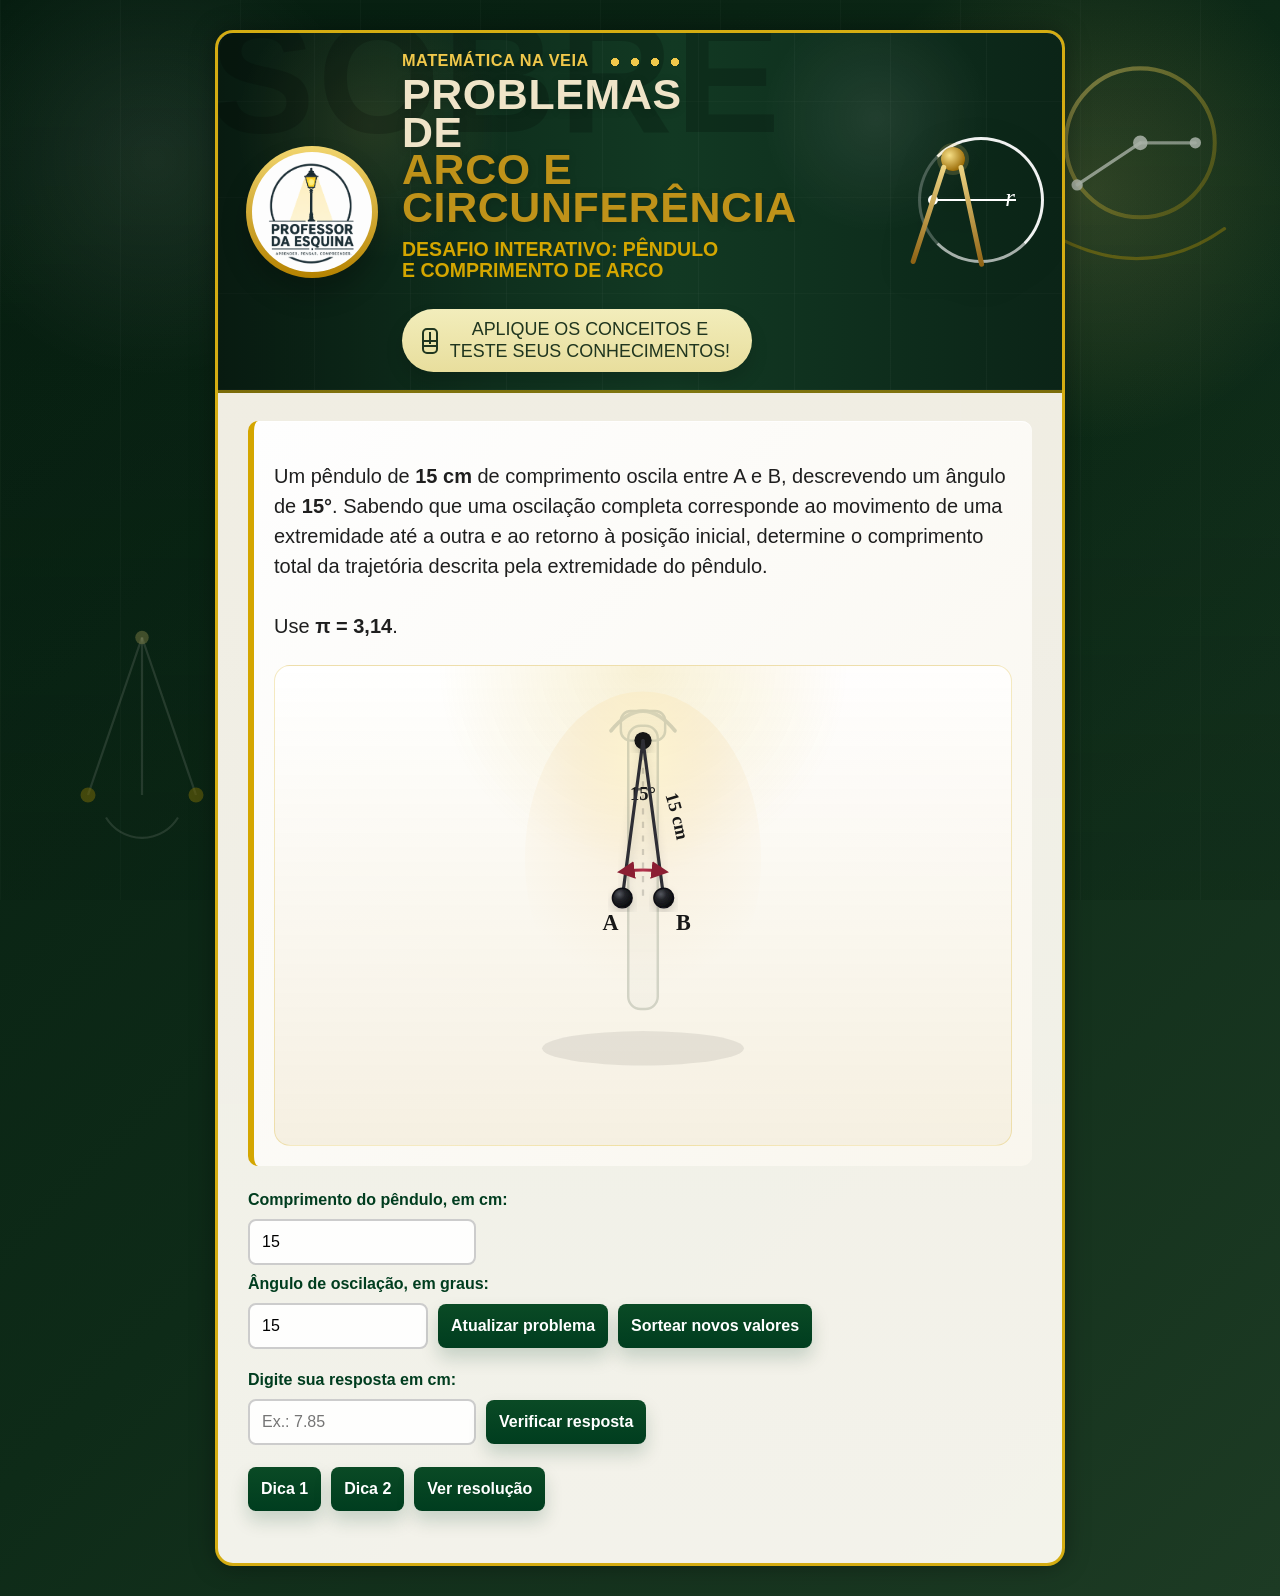
<file: index.html>
<!DOCTYPE html>
<html lang="pt-BR">
<head>
  <meta charset="UTF-8">
  <meta name="viewport" content="width=device-width, initial-scale=1.0">

  <title>Desafio Interativo - Arcos e Circunferência</title>

  <link rel="stylesheet" href="style_p.css">
</head>
<body>

  <main class="container">

    <section class="card">

      <header class="hero-preambulo">
        <div class="hero-selo">
          <div class="hero-selo-anel">
            <img class="hero-selo-logo" src="./logo.png" alt="Logo Professor da Esquina">
          </div>
        </div>

        <div class="hero-conteudo">
          <p class="hero-kicker">Matemática na Veia</p>
          <h1><span class="hero-titulo-topo">Problemas de</span> <span class="hero-titulo-destaque">Arco e Circunferência</span></h1>
          <h2>Desafio Interativo: Pêndulo e Comprimento de Arco</h2>
          <p class="hero-faixa">Aplique os conceitos e teste seus conhecimentos!</p>
        </div>

        <div class="hero-ilustracao" aria-hidden="true">
          <div class="hero-circulo"></div>
          <div class="hero-raio"></div>
          <div class="hero-compasso">
            <span class="hero-compasso-topo"></span>
            <span class="hero-compasso-perna hero-compasso-perna-esquerda"></span>
            <span class="hero-compasso-perna hero-compasso-perna-direita"></span>
          </div>
        </div>
      </header>

      <div class="problema">

        <p id="enunciado">
          Carregando problema...
        </p>

        <div id="figura-problema" class="problema-ilustracao" aria-label="Ilustração dinâmica do pêndulo">
          <svg
            id="pendulo-svg"
            viewBox="0 0 260 360"
            role="img"
            aria-labelledby="pendulo-titulo pendulo-descricao"
          >
            <title id="pendulo-titulo">Ilustração do pêndulo</title>
            <desc id="pendulo-descricao">
              Representação visual do pêndulo com comprimento e ângulo variáveis.
            </desc>

            <defs>
              <linearGradient id="poste-gradiente" x1="0" y1="0" x2="0" y2="1">
                <stop offset="0%" stop-color="#cfcbbd" stop-opacity="0.2"></stop>
                <stop offset="100%" stop-color="#5e6d5a" stop-opacity="0.08"></stop>
              </linearGradient>
              <linearGradient id="arco-gradiente" x1="0" y1="0" x2="1" y2="0">
                <stop offset="0%" stop-color="#8b1e33"></stop>
                <stop offset="50%" stop-color="#b4324c"></stop>
                <stop offset="100%" stop-color="#8b1e33"></stop>
              </linearGradient>
              <radialGradient id="esfera-gradiente" cx="35%" cy="30%" r="75%">
                <stop offset="0%" stop-color="#555860"></stop>
                <stop offset="38%" stop-color="#23252a"></stop>
                <stop offset="100%" stop-color="#08090b"></stop>
              </radialGradient>
              <radialGradient id="luz-gradiente" cx="50%" cy="18%" r="70%">
                <stop offset="0%" stop-color="#fff5cc" stop-opacity="0.75"></stop>
                <stop offset="55%" stop-color="#f5ddb1" stop-opacity="0.22"></stop>
                <stop offset="100%" stop-color="#f5ddb1" stop-opacity="0"></stop>
              </radialGradient>
              <filter id="sombra-suave" x="-20%" y="-20%" width="140%" height="140%">
                <feDropShadow dx="0" dy="4" stdDeviation="4" flood-color="#000000" flood-opacity="0.16"></feDropShadow>
              </filter>
              <marker id="seta-arco" markerWidth="6" markerHeight="6" refX="3" refY="3" orient="auto-start-reverse">
                <path d="M 0 0 L 6 3 L 0 6 z" fill="#8b1e33"></path>
              </marker>
            </defs>

            <ellipse class="pendulo-luz" cx="130" cy="142" rx="96" ry="136"></ellipse>

            <g class="pendulo-poste" aria-hidden="true">
              <path class="pendulo-topo" d="M104 38 Q130 6 156 38"></path>
              <rect x="118" y="34" width="24" height="230" rx="10"></rect>
              <rect class="pendulo-luminaria" x="112" y="22" width="36" height="24" rx="8"></rect>
            </g>

            <ellipse class="pendulo-sombra" cx="130" cy="296" rx="82" ry="14"></ellipse>
            <circle class="pendulo-pivo" cx="130" cy="46" r="7"></circle>

            <line id="pendulo-eixo-central" class="pendulo-eixo-central" x1="130" y1="46" x2="130" y2="276"></line>
            <path id="pendulo-arco-angulo" class="pendulo-arco-angulo" d=""></path>
            <text id="pendulo-angulo-texto" class="pendulo-texto pendulo-angulo-texto" x="130" y="92" text-anchor="middle">15°</text>

            <line id="pendulo-corda-esquerda" class="pendulo-corda" x1="130" y1="46" x2="66" y2="278"></line>
            <line id="pendulo-corda-direita" class="pendulo-corda" x1="130" y1="46" x2="194" y2="278"></line>

            <g id="pendulo-animacao" class="pendulo-animacao" aria-hidden="true">
              <path id="pendulo-trajetoria-periodo" class="pendulo-trajetoria-periodo" d=""></path>
              <line id="pendulo-corda-animada" class="pendulo-corda pendulo-corda-animada" x1="130" y1="46" x2="194" y2="278"></line>
              <circle id="pendulo-bola-animada" class="pendulo-bola pendulo-bola-animada" cx="194" cy="278" r="9"></circle>
            </g>

            <path id="pendulo-medida-guia" class="pendulo-medida-guia" d=""></path>

            <path id="pendulo-arco-base" class="pendulo-arco-base" d=""></path>

            <circle id="pendulo-bola-esquerda" class="pendulo-bola" cx="66" cy="278" r="8"></circle>
            <circle id="pendulo-bola-direita" class="pendulo-bola" cx="194" cy="278" r="8"></circle>

            <text id="pendulo-label-a" class="pendulo-texto pendulo-label" x="52" y="304">A</text>
            <text id="pendulo-label-b" class="pendulo-texto pendulo-label" x="204" y="304">B</text>
            <text id="pendulo-comprimento-texto" class="pendulo-texto pendulo-comprimento-texto">
              <textPath id="pendulo-comprimento-path-texto" href="#pendulo-medida-guia" startOffset="50%" text-anchor="middle">
                15 cm
              </textPath>
            </text>

            <g id="pendulo-gabarito" class="pendulo-gabarito" aria-live="polite">
              <rect id="pendulo-gabarito-fundo" x="42" y="316" width="176" height="28" rx="14"></rect>
              <text id="pendulo-gabarito-texto" class="pendulo-texto pendulo-gabarito-texto" x="130" y="334" text-anchor="middle">
                Gabarito: 7,85 cm
              </text>
            </g>
          </svg>
        </div>

      </div>

      <div class="painel-valores">

        <label for="comprimento">
          Comprimento do pêndulo, em cm:
        </label>
        <input type="number" id="comprimento" value="15" min="1">

        <label for="angulo">
          Ângulo de oscilação, em graus:
        </label>
        <input type="number" id="angulo" value="15" min="1" max="180">

        <button onclick="atualizarProblema()">
          Atualizar problema
        </button>

        <button onclick="sortearProblema()">
          Sortear novos valores
        </button>

      </div>

      <div class="resposta-area">

        <label for="resposta">
          Digite sua resposta em cm:
        </label>

        <input type="number" id="resposta" placeholder="Ex.: 7.85" step="0.01">

        <button onclick="verificarResposta()">
          Verificar resposta
        </button>

      </div>

      <div class="botoes-ajuda">

        <button onclick="mostrarDica1()">
          Dica 1
        </button>

        <button onclick="mostrarDica2()">
          Dica 2
        </button>

        <button onclick="mostrarResolucao()">
          Ver resolução
        </button>

      </div>

      <div id="feedback" class="feedback"></div>

      <div id="dicas" class="dicas"></div>

      <div id="resolucao" class="resolucao"></div>

    </section>

  </main>

  <script src="script_p.js"></script>
</body>
</html>
</file>
<file: style_p.css>
:root {
  --bg-deep: #061d10;
  --bg-mid: #0e2b18;
  --bg-soft: #1d3b24;
  --gold: #d4a600;
  --gold-soft: #f0d978;
  --paper: #f7f3e8;
  --paper-bright: #fffdf6;
  --forest: #003d1f;
  --ink: #1f1f1f;
}

* {
  box-sizing: border-box;
}

body {
  margin: 0;
  font-family: Arial, Helvetica, sans-serif;
  position: relative;
  min-height: 100vh;
  overflow-x: hidden;
  background:
    radial-gradient(circle at 85% 12%, rgba(240, 217, 120, 0.16), transparent 14%),
    radial-gradient(circle at 12% 10%, rgba(255, 255, 255, 0.08), transparent 12%),
    linear-gradient(135deg, var(--bg-deep) 0%, var(--bg-mid) 52%, var(--bg-soft) 100%);
  color: var(--ink);
}

body::before,
body::after {
  content: "";
  position: fixed;
  inset: 0;
  pointer-events: none;
}

body::before {
  background-image:
    url("data:image/svg+xml,%3Csvg xmlns='http://www.w3.org/2000/svg' viewBox='0 0 420 420'%3E%3Cdefs%3E%3ClinearGradient id='g' x1='0' y1='0' x2='1' y2='1'%3E%3Cstop stop-color='%23f0d978' stop-opacity='.95'/%3E%3Cstop offset='1' stop-color='%23d4a600' stop-opacity='.55'/%3E%3C/linearGradient%3E%3C/defs%3E%3Ccircle cx='282' cy='132' r='92' fill='none' stroke='url(%23g)' stroke-width='5' stroke-opacity='.75'/%3E%3Cpath d='M282 132 L204 184' stroke='%23ffffff' stroke-width='4' stroke-opacity='.8' stroke-linecap='round'/%3E%3Cpath d='M282 132 L350 132' stroke='%23ffffff' stroke-width='4' stroke-opacity='.72' stroke-linecap='round'/%3E%3Ccircle cx='282' cy='132' r='9' fill='%23ffffff' fill-opacity='.88'/%3E%3Ccircle cx='204' cy='184' r='7' fill='%23ffffff' fill-opacity='.88'/%3E%3Ccircle cx='350' cy='132' r='7' fill='%23ffffff' fill-opacity='.88'/%3E%3Cpath d='M160 238 Q282 312 386 238' fill='none' stroke='%23d4a600' stroke-width='4' stroke-opacity='.55' stroke-linecap='round'/%3E%3C/svg%3E"),
    url("data:image/svg+xml,%3Csvg xmlns='http://www.w3.org/2000/svg' viewBox='0 0 320 320'%3E%3Cg fill='none' stroke='%23f7f3e8' stroke-opacity='.23' stroke-width='3'%3E%3Cpath d='M160 34 L160 244'/%3E%3Cpath d='M160 34 L88 244'/%3E%3Cpath d='M160 34 L232 244'/%3E%3Cpath d='M112 274 A56 56 0 0 0 208 274'/%3E%3C/g%3E%3Ccircle cx='160' cy='34' r='9' fill='%23f0d978' fill-opacity='.45'/%3E%3Ccircle cx='88' cy='244' r='10' fill='%23d4a600' fill-opacity='.55'/%3E%3Ccircle cx='232' cy='244' r='10' fill='%23d4a600' fill-opacity='.55'/%3E%3C/svg%3E");
  background-repeat: no-repeat, no-repeat;
  background-size: 340px 340px, 240px 240px;
  background-position: top 36px right 28px, bottom 48px left 22px;
  opacity: 0.62;
}

body::after {
  background:
    linear-gradient(transparent, rgba(6, 29, 16, 0.18)),
    repeating-linear-gradient(
      90deg,
      rgba(255, 255, 255, 0.025) 0,
      rgba(255, 255, 255, 0.025) 1px,
      transparent 1px,
      transparent 120px
    );
}

.container {
  position: relative;
  z-index: 1;
  min-height: 100vh;
  display: flex;
  justify-content: center;
  align-items: flex-start;
  padding: 30px 15px;
}

.card {
  position: relative;
  overflow: hidden;
  width: 100%;
  max-width: 850px;
  background: linear-gradient(180deg, rgba(247, 243, 232, 0.97) 0%, rgba(255, 253, 246, 0.95) 100%);
  border-radius: 18px;
  padding: 30px;
  box-shadow: 0 0 25px rgba(0, 0, 0, 0.35);
  border: 3px solid rgba(210, 168, 0, 0.92);
}

.card::before {
  content: "";
  position: absolute;
  inset: 0 0 auto 0;
  height: 140px;
  background: linear-gradient(180deg, rgba(212, 166, 0, 0.12), transparent);
  pointer-events: none;
}

.hero-preambulo {
  position: relative;
  display: grid;
  grid-template-columns: 136px minmax(0, 1fr) 250px;
  align-items: center;
  gap: 22px;
  margin: -30px -30px 28px;
  padding: 18px 26px 18px;
  background:
    radial-gradient(circle at 78% 24%, rgba(255, 255, 255, 0.08), transparent 16%),
    radial-gradient(circle at 18% 26%, rgba(240, 217, 120, 0.12), transparent 18%),
    linear-gradient(90deg, #0a2215 0%, #123923 54%, #0b2417 100%);
  border-bottom: 3px solid rgba(212, 166, 0, 0.56);
  overflow: hidden;
}

.hero-preambulo::before {
  content: "";
  position: absolute;
  inset: 0;
  background:
    linear-gradient(90deg, rgba(0, 0, 0, 0.22), transparent 34%),
    repeating-linear-gradient(
      90deg,
      rgba(255, 255, 255, 0.03) 0,
      rgba(255, 255, 255, 0.03) 1px,
      transparent 1px,
      transparent 96px
    ),
    repeating-linear-gradient(
      0deg,
      rgba(255, 255, 255, 0.02) 0,
      rgba(255, 255, 255, 0.02) 1px,
      transparent 1px,
      transparent 96px
    );
  pointer-events: none;
}

.hero-preambulo::after {
  content: "SOBRE";
  position: absolute;
  left: -8px;
  top: -18px;
  color: rgba(0, 0, 0, 0.18);
  font-size: clamp(5.8rem, 15vw, 9.8rem);
  font-weight: 900;
  letter-spacing: 0.02em;
  line-height: 0.8;
  pointer-events: none;
}

.hero-preambulo > * {
  position: relative;
  z-index: 1;
}

.hero-selo {
  display: flex;
  justify-content: center;
}

.hero-selo-anel {
  display: flex;
  align-items: center;
  justify-content: center;
  width: 132px;
  height: 132px;
  padding: 6px;
  border-radius: 50%;
  background: linear-gradient(180deg, #f1d56e, #b58200);
  box-shadow: 0 16px 26px rgba(0, 0, 0, 0.22);
}

.hero-selo-logo {
  width: 100%;
  height: 100%;
  object-fit: cover;
  border-radius: 50%;
  background: #fffef9;
}

.hero-conteudo {
  min-width: 0;
  max-width: 100%;
  padding-right: 12px;
  color: #fff8ea;
}

.hero-kicker {
  margin: 0 0 6px;
  color: #f0c84b;
  font-family: "Trebuchet MS", "Arial Rounded MT Bold", "Segoe UI", sans-serif;
  font-size: 1.02rem;
  font-weight: 700;
  font-style: normal;
  letter-spacing: 0.03em;
  text-transform: uppercase;
  text-shadow: 0 1px 6px rgba(0, 0, 0, 0.18);
}

.hero-kicker::after {
  content: "";
  display: inline-block;
  width: 86px;
  height: 12px;
  margin-left: 12px;
  background:
    radial-gradient(circle, #f0c84b 0 45%, transparent 50%) 8px 50% / 12px 12px no-repeat,
    radial-gradient(circle, #f0c84b 0 45%, transparent 50%) 28px 50% / 12px 12px no-repeat,
    radial-gradient(circle, #f0c84b 0 45%, transparent 50%) 48px 50% / 12px 12px no-repeat,
    radial-gradient(circle, #f0c84b 0 45%, transparent 50%) 68px 50% / 12px 12px no-repeat;
  vertical-align: middle;
}

h1 {
  margin: 0;
  color: #efe4c8;
  font-family: "Arial Black", Impact, Haettenschweiler, sans-serif;
  font-size: clamp(1.65rem, 3.35vw, 2.9rem);
  line-height: 0.88;
  text-transform: uppercase;
  letter-spacing: 0.015em;
  text-shadow: 0 2px 8px rgba(0, 0, 0, 0.18);
  max-width: 100%;
}

.hero-titulo-topo,
.hero-titulo-destaque {
  display: block;
}

.hero-titulo-destaque {
  color: #bf9219;
}

h2 {
  margin: 12px 0 0;
  color: var(--gold);
  font-family: "Arial Black", Impact, Haettenschweiler, sans-serif;
  font-size: clamp(0.95rem, 1.7vw, 1.22rem);
  text-transform: uppercase;
  line-height: 1.08;
  max-width: 30ch;
}

.hero-faixa {
  display: inline-flex;
  align-items: center;
  justify-content: center;
  margin: 18px 0 0;
  padding: 10px 20px;
  border-radius: 999px;
  background: linear-gradient(180deg, #f2edbb, #e8de9d);
  color: #20361f;
  font-family: "Arial Black", Impact, Haettenschweiler, sans-serif;
  font-size: clamp(0.9rem, 1.6vw, 1.12rem);
  line-height: 1.2;
  text-align: center;
  text-transform: uppercase;
  box-shadow: 0 10px 18px rgba(0, 0, 0, 0.14);
}

.hero-faixa::before {
  content: "";
  width: 22px;
  height: 22px;
  margin-right: 10px;
  border: 2px solid currentColor;
  border-radius: 5px;
  background:
    linear-gradient(currentColor, currentColor) 50% 26% / 2px 12px no-repeat,
    linear-gradient(currentColor, currentColor) 28% 52% / 12px 2px no-repeat,
    linear-gradient(currentColor, currentColor) 68% 52% / 8px 2px no-repeat,
    linear-gradient(currentColor, currentColor) 50% 78% / 14px 2px no-repeat;
}

.hero-ilustracao {
  position: relative;
  justify-self: end;
  width: 100%;
  max-width: 250px;
  min-height: 162px;
  filter: drop-shadow(0 12px 18px rgba(0, 0, 0, 0.18));
}

.hero-circulo {
  position: absolute;
  top: 6px;
  right: -8px;
  width: 126px;
  height: 126px;
  border: 3px solid rgba(255, 255, 255, 0.94);
  border-left-color: rgba(255, 255, 255, 0.24);
  border-bottom-color: rgba(255, 255, 255, 0.64);
  border-radius: 50%;
}

.hero-circulo::before {
  content: "r";
  position: absolute;
  right: 26px;
  top: 44px;
  color: #ffffff;
  font-size: 1.55rem;
  font-style: italic;
  font-family: Georgia, "Times New Roman", serif;
}

.hero-raio {
  position: absolute;
  top: 68px;
  right: 20px;
  width: 84px;
  height: 2px;
  background: #ffffff;
}

.hero-raio::before {
  content: "";
  position: absolute;
  left: -4px;
  top: -4px;
  width: 10px;
  height: 10px;
  border-radius: 50%;
  background: #ffffff;
}

.hero-compasso {
  position: absolute;
  right: 42px;
  top: 16px;
  width: 82px;
  height: 120px;
}

.hero-compasso-topo {
  position: absolute;
  left: 50%;
  top: 0;
  width: 24px;
  height: 24px;
  transform: translateX(-50%);
  border-radius: 50%;
  background: radial-gradient(circle at 35% 35%, #f6df87, #9d6e09 72%);
  box-shadow: 0 0 0 4px rgba(245, 212, 111, 0.18);
}

.hero-compasso-perna {
  position: absolute;
  top: 18px;
  width: 5px;
  height: 104px;
  border-radius: 999px;
  background: linear-gradient(180deg, #efd685, #8e6213);
  transform-origin: top center;
}

.hero-compasso-perna-esquerda {
  left: 30px;
  transform: rotate(18deg);
}

.hero-compasso-perna-direita {
  left: 46px;
  transform: rotate(-12deg);
}

h1 {
  margin-top: 0;
}

h2 {
  margin-bottom: 10px;
}

.intro {
  font-size: 18px;
  color: #333;
}

.problema {
  background: linear-gradient(135deg, rgba(255, 255, 255, 0.96), rgba(250, 247, 238, 0.96));
  border-left: 6px solid var(--gold);
  padding: 20px;
  border-radius: 10px;
  margin: 25px 0;
  font-size: 20px;
  line-height: 1.5;
  box-shadow: inset 0 1px 0 rgba(255, 255, 255, 0.85);
}

.problema-ilustracao {
  display: flex;
  justify-content: center;
  margin-top: 24px;
  padding: 18px;
  border-radius: 16px;
  background:
    radial-gradient(circle at top, rgba(212, 166, 0, 0.16), transparent 34%),
    linear-gradient(180deg, rgba(255, 255, 255, 0.82), rgba(245, 239, 224, 0.95));
  border: 1px solid rgba(212, 166, 0, 0.24);
}

#pendulo-svg {
  width: min(100%, 320px);
  height: auto;
}

.pendulo-luz {
  fill: url(#luz-gradiente);
}

.pendulo-sombra {
  fill: rgba(0, 0, 0, 0.08);
}

.pendulo-poste {
  opacity: 0.34;
}

.pendulo-poste rect,
.pendulo-topo,
.pendulo-luminaria {
  fill: url(#poste-gradiente);
  stroke: #8a9481;
  stroke-width: 3;
}

.pendulo-topo {
  fill: none;
  stroke-linecap: round;
}

.pendulo-poste rect {
  fill: url(#poste-gradiente);
  stroke: #8a9481;
  stroke-width: 2;
}

.pendulo-pivo {
  fill: #121212;
  filter: url(#sombra-suave);
}

.pendulo-eixo-central {
  stroke: rgba(40, 40, 40, 0.18);
  stroke-width: 1.8;
  stroke-dasharray: 5 6;
}

.pendulo-corda {
  stroke: #2e2f34;
  stroke-width: 2.6;
  stroke-linecap: round;
  filter: url(#sombra-suave);
}

.pendulo-animacao {
  opacity: 0;
  transition: opacity 0.25s ease;
}

.pendulo-animacao.is-visible {
  opacity: 1;
}

.pendulo-corda-animada {
  stroke: #8b1e33;
  stroke-width: 3;
}

.pendulo-bola {
  fill: url(#esfera-gradiente);
  stroke: #101114;
  stroke-width: 1.2;
  filter: url(#sombra-suave);
}

.pendulo-bola-animada {
  r: 9;
  stroke: #51111e;
  stroke-width: 1.4;
  filter: url(#sombra-suave);
}

.pendulo-arco-angulo {
  fill: none;
  stroke: rgba(60, 60, 60, 0.72);
  stroke-width: 2;
  stroke-dasharray: 4 4;
}

.pendulo-arco-base {
  fill: none;
  stroke: url(#arco-gradiente);
  stroke-width: 2.4;
  stroke-linecap: round;
  marker-start: url(#seta-arco);
  marker-end: url(#seta-arco);
}

.pendulo-medida-guia {
  fill: none;
  stroke: transparent;
}

.pendulo-trajetoria-periodo {
  fill: none;
  stroke: rgba(180, 50, 76, 0.42);
  stroke-width: 10;
  stroke-linecap: round;
  stroke-linejoin: round;
}

.pendulo-texto {
  fill: #181818;
  font-family: Georgia, "Times New Roman", serif;
}

.pendulo-angulo-texto {
  font-size: 15px;
  font-weight: 700;
}

.pendulo-label {
  font-size: 18px;
  font-weight: 700;
}

.pendulo-comprimento-texto {
  font-size: 15px;
  font-weight: 700;
  letter-spacing: 0.2px;
}

.pendulo-gabarito {
  opacity: 0;
  transform: translateY(6px);
  transition: opacity 0.25s ease, transform 0.25s ease;
}

.pendulo-gabarito.is-visible {
  opacity: 1;
  transform: translateY(0);
}

#pendulo-gabarito-fundo {
  fill: rgba(12, 49, 27, 0.9);
  stroke: rgba(212, 166, 0, 0.85);
  stroke-width: 1.6;
}

.pendulo-gabarito-texto {
  fill: #f9f4de;
  font-size: 14px;
  font-weight: 700;
  letter-spacing: 0.02em;
}

#pendulo-comprimento-path-texto {
  dominant-baseline: middle;
}

.painel-valores,
.resposta-area,
.botoes-ajuda {
  display: flex;
  flex-direction: column;
  gap: 10px;
  margin-bottom: 22px;
}

label {
  font-weight: bold;
  color: var(--forest);
}

input {
  padding: 12px;
  border-radius: 8px;
  border: 2px solid #ccc;
  font-size: 16px;
  background: rgba(255, 255, 255, 0.92);
}

button {
  padding: 13px;
  border: none;
  border-radius: 8px;
  background: linear-gradient(180deg, #0a4a25, #003d1f);
  color: #ffffff;
  font-size: 16px;
  font-weight: bold;
  cursor: pointer;
  box-shadow: 0 10px 18px rgba(0, 61, 31, 0.18);
}

button:hover {
  background: linear-gradient(180deg, #0f5f31, #026b38);
}

.feedback,
.dicas,
.resolucao {
  margin-top: 18px;
  padding: 18px;
  border-radius: 10px;
  display: none;
  line-height: 1.5;
}

.feedback {
  background: #e9f7ef;
  border-left: 6px solid #168a45;
  color: #183423;
  font-family: "Trebuchet MS", "Segoe UI", sans-serif;
  font-size: 17px;
}

.feedback strong {
  color: #0f2d1b;
  font-family: "Arial Black", Impact, Haettenschweiler, sans-serif;
  letter-spacing: 0.01em;
}

.dicas {
  background: #fff7d6;
  border-left: 6px solid #d4a600;
}

.resolucao {
  background: #eef3ff;
  border-left: 6px solid #2f5fb3;
  color: #183423;
  font-family: "Trebuchet MS", "Segoe UI", sans-serif;
  font-size: 17px;
}

.resolucao strong {
  color: #0f2d1b;
  font-family: "Arial Black", Impact, Haettenschweiler, sans-serif;
  letter-spacing: 0.01em;
}

@media (min-width: 700px) {
  .painel-valores,
  .resposta-area,
  .botoes-ajuda {
    flex-direction: row;
    align-items: center;
    flex-wrap: wrap;
  }

  .painel-valores label,
  .resposta-area label {
    width: 100%;
  }

  input {
    min-width: 180px;
  }
}

@media (max-width: 700px) {
  .hero-preambulo {
    grid-template-columns: 1fr;
    gap: 16px;
    margin: -22px -22px 24px;
    padding: 22px 18px 18px;
  }

  .hero-selo {
    justify-content: flex-start;
  }

  .hero-selo-anel {
    width: 92px;
    height: 92px;
  }

  .hero-ilustracao {
    max-width: none;
    min-height: 118px;
  }

  .hero-circulo {
    width: 96px;
    height: 96px;
    top: 0;
    right: 0;
  }

  .hero-circulo::before {
    right: 18px;
    top: 28px;
    font-size: 1.1rem;
  }

  .hero-raio {
    top: 47px;
    right: 18px;
    width: 58px;
  }

  .hero-compasso {
    right: 18px;
    top: 10px;
    transform: scale(0.8);
    transform-origin: top right;
  }

  body::before {
    background-size: 220px 220px, 160px 160px;
    background-position: top 24px right -18px, bottom 36px left -18px;
    opacity: 0.42;
  }

  .card {
    padding: 22px;
  }

  .problema {
    font-size: 18px;
  }

  .problema-ilustracao {
    padding: 12px;
  }
}
</file>
